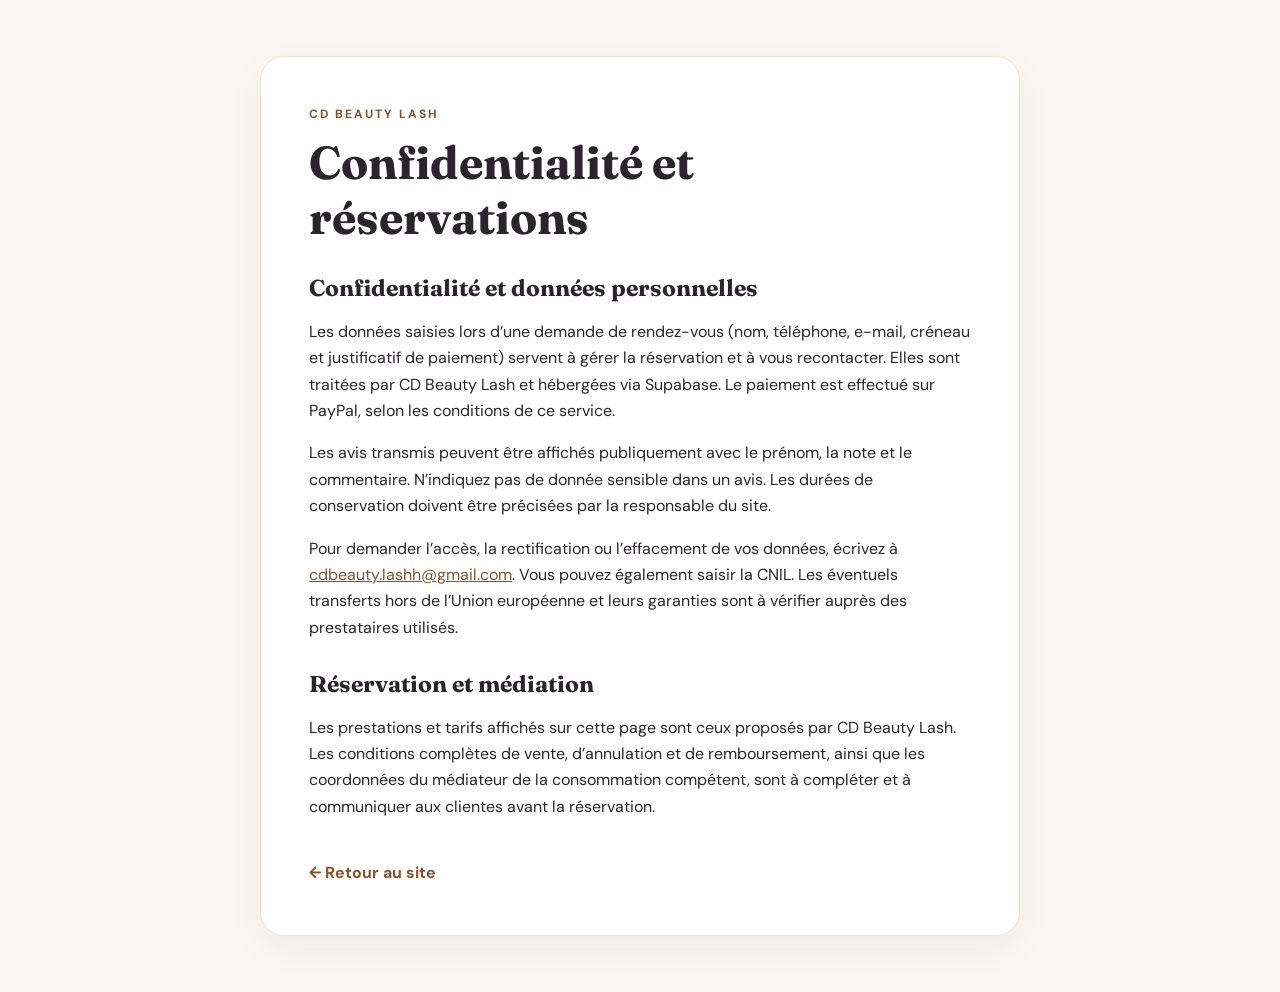
<file: confidentialite.html>
<!DOCTYPE html>
<html lang="fr">
<head>
  <meta charset="UTF-8">
  <meta name="viewport" content="width=device-width, initial-scale=1.0">
  <title>Confidentialité et réservations — CD Beauty Lash</title>
  <link rel="preconnect" href="https://fonts.googleapis.com">
  <link rel="preconnect" href="https://fonts.gstatic.com" crossorigin>
  <link href="https://fonts.googleapis.com/css2?family=DM+Sans:wght@400;500;600;700&family=Fraunces:opsz,wght@9..144,400;9..144,500;9..144,600&display=swap" rel="stylesheet">
  <style>
    :root{font-family:'DM Sans',sans-serif;color:#29252a;background:#faf7f2;font-synthesis:none;text-rendering:optimizeLegibility}
    *{box-sizing:border-box}
    body{margin:0;line-height:1.65}
    main{width:min(100% - 32px,760px);margin:56px auto}
    .card{padding:clamp(24px,6vw,48px);background:#fff;border:1px solid #efe3d5;border-radius:24px;box-shadow:0 12px 36px #29252a0d}
    h1,h2{font-family:'Fraunces',serif;line-height:1.2}
    h1{margin:0 0 8px;font-size:clamp(32px,7vw,46px)}
    h2{margin:30px 0 8px;font-size:23px}
    .eyebrow{margin:0 0 10px;color:#80552f;font-size:12px;font-weight:700;letter-spacing:2px;text-transform:uppercase}
    a{color:#80552f}
    .back{display:inline-block;margin-top:24px;font-weight:700;text-decoration:none}
    .back:hover{text-decoration:underline}
    @media(max-width:520px){main{margin:20px auto}}
  </style>
</head>
<body>
  <main>
    <article class="card">
      <p class="eyebrow">CD Beauty Lash</p>
      <h1>Confidentialité et réservations</h1>

      <h2>Confidentialité et données personnelles</h2>
      <p>Les données saisies lors d’une demande de rendez-vous (nom, téléphone, e-mail, créneau et justificatif de paiement) servent à gérer la réservation et à vous recontacter. Elles sont traitées par CD Beauty Lash et hébergées via Supabase. Le paiement est effectué sur PayPal, selon les conditions de ce service.</p>
      <p>Les avis transmis peuvent être affichés publiquement avec le prénom, la note et le commentaire. N’indiquez pas de donnée sensible dans un avis. Les durées de conservation doivent être précisées par la responsable du site.</p>
      <p>Pour demander l’accès, la rectification ou l’effacement de vos données, écrivez à <a href="mailto:cdbeauty.lashh@gmail.com">cdbeauty.lashh@gmail.com</a>. Vous pouvez également saisir la CNIL. Les éventuels transferts hors de l’Union européenne et leurs garanties sont à vérifier auprès des prestataires utilisés.</p>

      <h2>Réservation et médiation</h2>
      <p>Les prestations et tarifs affichés sur cette page sont ceux proposés par CD Beauty Lash. Les conditions complètes de vente, d’annulation et de remboursement, ainsi que les coordonnées du médiateur de la consommation compétent, sont à compléter et à communiquer aux clientes avant la réservation.</p>

      <a class="back" href="index.html">← Retour au site</a>
    </article>
  </main>
</body>
</html>
</file>
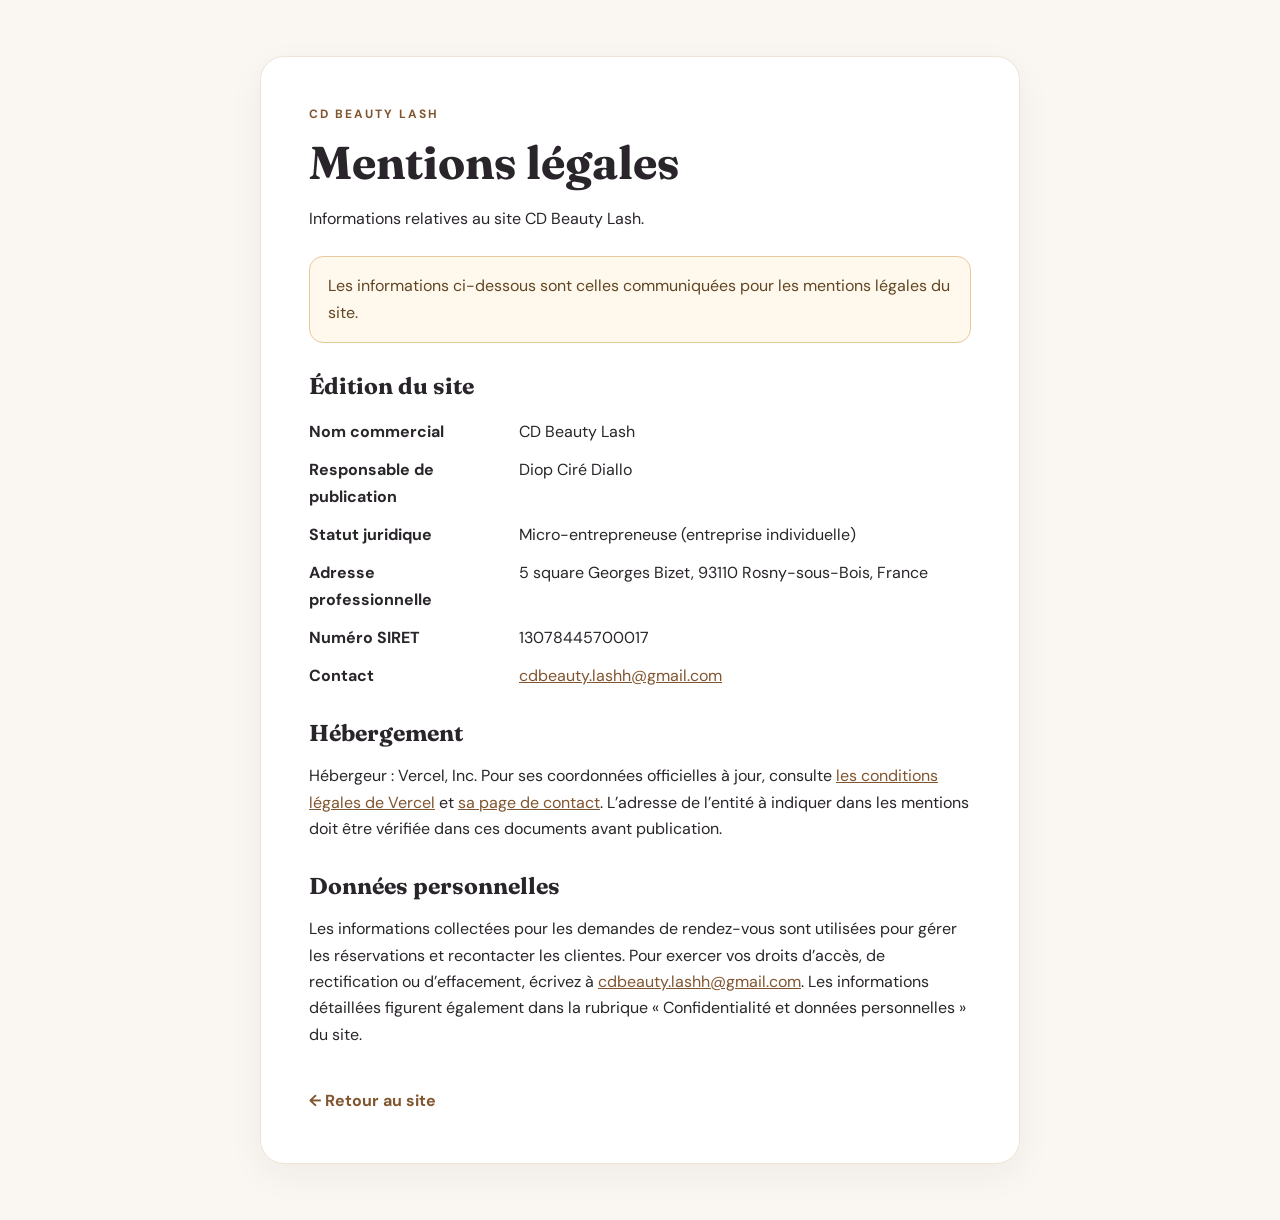
<file: mentions-legales.html>
<!DOCTYPE html>
<html lang="fr">
<head>
  <meta charset="UTF-8">
  <meta name="viewport" content="width=device-width, initial-scale=1.0">
  <title>Mentions légales — CD Beauty Lash</title>
  <link rel="preconnect" href="https://fonts.googleapis.com">
  <link rel="preconnect" href="https://fonts.gstatic.com" crossorigin>
  <link href="https://fonts.googleapis.com/css2?family=DM+Sans:wght@400;500;600;700&family=Fraunces:opsz,wght@9..144,400;9..144,500;9..144,600&display=swap" rel="stylesheet">
  <style>
    :root{font-family:'DM Sans',sans-serif;color:#29252a;background:#faf7f2;font-synthesis:none;text-rendering:optimizeLegibility}
    *{box-sizing:border-box}
    body{margin:0;line-height:1.65}
    main{width:min(100% - 32px,760px);margin:56px auto}
    .card{padding:clamp(24px,6vw,48px);background:#fff;border:1px solid #efe3d5;border-radius:24px;box-shadow:0 12px 36px #29252a0d}
    h1,h2{font-family:'Fraunces',serif;line-height:1.2}
    h1{margin:0 0 8px;font-size:clamp(32px,7vw,46px)}
    h2{margin:30px 0 8px;font-size:23px}
    .eyebrow{margin:0 0 10px;color:#80552f;font-size:12px;font-weight:700;letter-spacing:2px;text-transform:uppercase}
    .notice{margin:24px 0;padding:16px 18px;border:1px solid #e8c99e;border-radius:14px;background:#fff9ed;color:#604522}
    dl{display:grid;grid-template-columns:minmax(135px,190px) 1fr;gap:12px 20px;margin:18px 0}
    dt{font-weight:700}
    dd{margin:0}
    a{color:#80552f}
    .back{display:inline-block;margin-top:24px;font-weight:700;text-decoration:none}
    .back:hover{text-decoration:underline}
    @media(max-width:520px){main{margin:20px auto}dl{grid-template-columns:1fr;gap:2px}dd{margin-bottom:12px}}
  </style>
</head>
<body>
  <main>
    <article class="card">
      <p class="eyebrow">CD Beauty Lash</p>
      <h1>Mentions légales</h1>
      <p>Informations relatives au site CD Beauty Lash.</p>

      <p class="notice">Les informations ci-dessous sont celles communiquées pour les mentions légales du site.</p>

      <h2>Édition du site</h2>
      <dl>
        <dt>Nom commercial</dt>
        <dd>CD Beauty Lash</dd>
        <dt>Responsable de publication</dt>
        <dd>Diop Ciré Diallo</dd>
        <dt>Statut juridique</dt>
        <dd>Micro-entrepreneuse (entreprise individuelle)</dd>
        <dt>Adresse professionnelle</dt>
        <dd>5 square Georges Bizet, 93110 Rosny-sous-Bois, France</dd>
        <dt>Numéro SIRET</dt>
        <dd>13078445700017</dd>
        <dt>Contact</dt>
        <dd><a href="mailto:cdbeauty.lashh@gmail.com">cdbeauty.lashh@gmail.com</a></dd>
      </dl>
      <h2>Hébergement</h2>
      <p>Hébergeur : Vercel, Inc. Pour ses coordonnées officielles à jour, consulte <a href="https://vercel.com/legal/terms" target="_blank" rel="noopener noreferrer">les conditions légales de Vercel</a> et <a href="https://vercel.com/contact" target="_blank" rel="noopener noreferrer">sa page de contact</a>. L’adresse de l’entité à indiquer dans les mentions doit être vérifiée dans ces documents avant publication.</p>

      <h2>Données personnelles</h2>
      <p>Les informations collectées pour les demandes de rendez-vous sont utilisées pour gérer les réservations et recontacter les clientes. Pour exercer vos droits d’accès, de rectification ou d’effacement, écrivez à <a href="mailto:cdbeauty.lashh@gmail.com">cdbeauty.lashh@gmail.com</a>. Les informations détaillées figurent également dans la rubrique « Confidentialité et données personnelles » du site.</p>

      <a class="back" href="index.html">← Retour au site</a>
    </article>
  </main>
</body>
</html>
</file>
